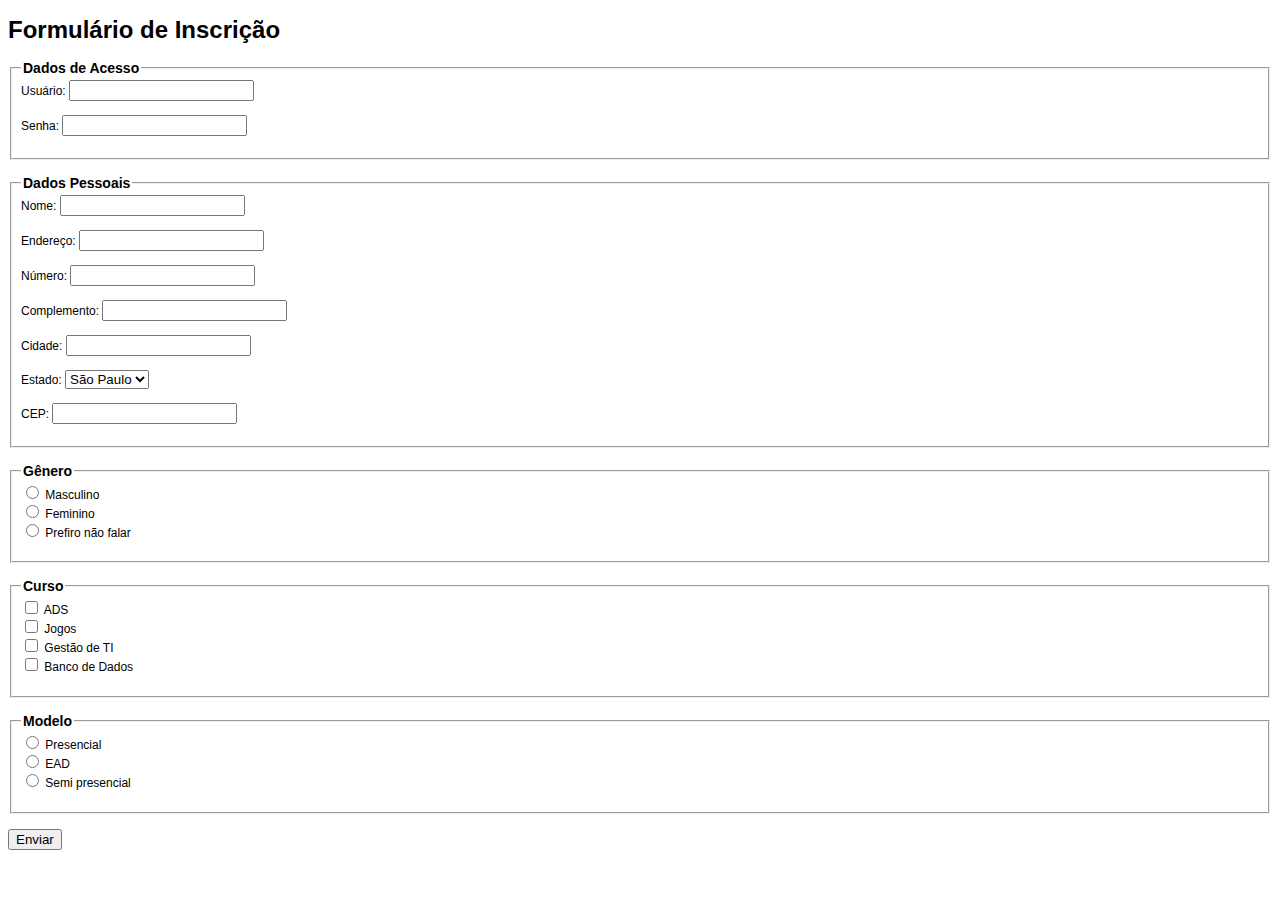
<file: index.html>
<!DOCTYPE html>
<html lang="pt-BR">
<head>
    <meta charset="UTF-8">
    <meta name="viewport" content="width=device-width, initial-scale=1.0">
    <title>Formulário de Inscrição</title>
    <style>
        body {
            font-family: Arial, sans-serif;
            font-size: 12px;
        }
        fieldset {
            margin-bottom: 15px;
        }
        legend {
            font-weight: bold;
            font-size: 14px;
        }
    </style>
</head>
<body>
    <h1>Formulário de Inscrição</h1>
    <form action="https://www.w3schools.com/action_page.php" method="post">
        <fieldset>
            <legend>Dados de Acesso</legend>
            <label for="usuario">Usuário:</label>
            <input type="text" id="usuario" name="usuario" required><br><br>

            <label for="senha">Senha:</label>
            <input type="password" id="senha" name="senha" required><br><br>
        </fieldset>

        <fieldset>
            <legend>Dados Pessoais</legend>
            <label for="nome">Nome:</label>
            <input type="text" id="nome" name="nome" required><br><br>

            <label for="endereco">Endereço:</label>
            <input type="text" id="endereco" name="endereco" required><br><br>

            <label for="numero">Número:</label>
            <input type="text" id="numero" name="numero" required><br><br>

            <label for="complemento">Complemento:</label>
            <input type="text" id="complemento" name="complemento"><br><br>

            <label for="cidade">Cidade:</label>
            <input list="cidades" id="cidade" name="cidade" required>
            <datalist id="cidades">
                <option value="São Paulo">
                <option value="Tietê">
            </datalist><br><br>

            <label for="estado">Estado:</label>
            <select id="estado" name="estado" required>
                <option value="SP">São Paulo</option>
            </select><br><br>

            <label for="cep">CEP:</label>
            <input type="text" id="cep" name="cep" required><br><br>
        </fieldset>
        
        <fieldset>
            <legend>Gênero</legend>
            <input type="radio" id="masculino" name="genero" value="Masculino" required>
            <label for="masculino">Masculino</label><br>
            <input type="radio" id="feminino" name="genero" value="Feminino" required>
            <label for="feminino">Feminino</label><br>
            <input type="radio" id="nao-informar" name="genero" value="Prefiro não falar" required>
            <label for="nao-informar">Prefiro não falar</label><br><br>
        </fieldset>

        <fieldset>
            <legend>Curso</legend>
            <input type="checkbox" id="ads" name="curso" value="ADS">
            <label for="ads">ADS</label><br>

            <input type="checkbox" id="jogos" name="curso" value="Jogos">
            <label for="jogos">Jogos</label><br>

            <input type="checkbox" id="gestao-ti" name="curso" value="Gestão de TI">
            <label for="gestao-ti">Gestão de TI</label><br>

            <input type="checkbox" id="banco-dados" name="curso" value="Banco de Dados">
            <label for="banco-dados">Banco de Dados</label><br><br>
        </fieldset>

        <fieldset>
            <legend>Modelo</legend>
            <input type="radio" id="presencial" name="modelo" value="Presencial" required>
            <label for="presencial">Presencial</label><br>
            
            <input type="radio" id="ead" name="modelo" value="EAD" required>
            <label for="ead">EAD</label><br>
            
            <input type="radio" id="semi-presencial" name="modelo" value="Semi presencial" required>
            <label for="semi-presencial">Semi presencial</label><br><br>
        </fieldset>

        <input type="submit" value="Enviar">
    </form>
</body>
</html>
</file>
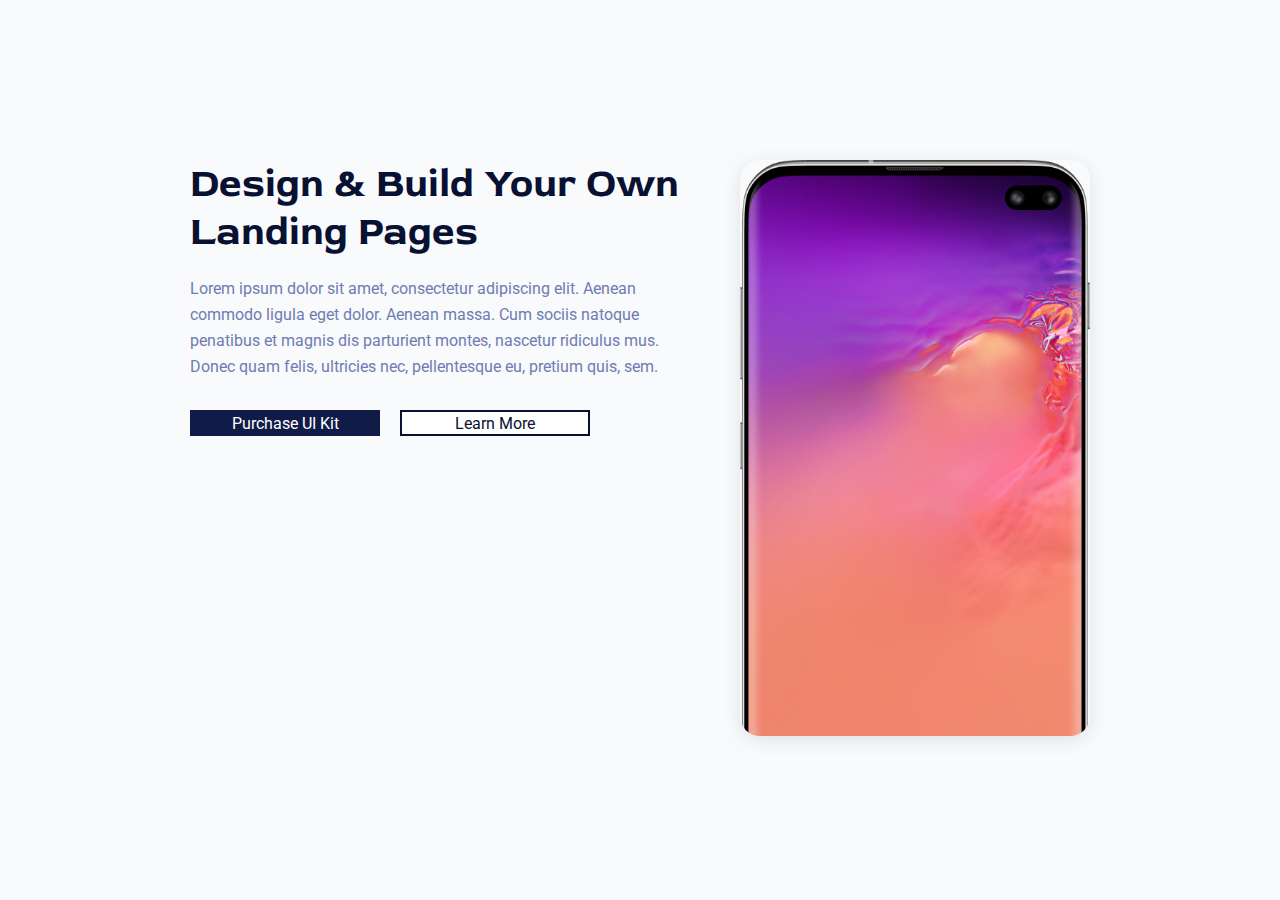
<file: CelularWebDesign/index.html>
<!DOCTYPE html>
<html lang="pt-BR">
<head>
    <meta charset="UTF-8">
    <meta name="viewport" content="width=device-width, initial-scale=1.0">
    <title>Landing Page</title>
    <!-- Link para Google Fonts -->
    <link href="https://fonts.googleapis.com/css2?family=Red+Rose:wght@300;400;700&family=Roboto:wght@400;700&display=swap" rel="stylesheet">
    <link rel="stylesheet" href="styles.css">
</head>
<body>
    <div class="container">
        <div class="text-container">
            <h1>Design & Build Your Own Landing Pages</h1>
            <p>Lorem ipsum dolor sit amet, consectetur adipiscing elit. Aenean commodo ligula eget dolor. Aenean massa. Cum sociis natoque penatibus et magnis dis parturient montes, nascetur ridiculus mus. Donec quam felis, ultricies nec, pellentesque eu, pretium quis, sem.</p>
            <div class="button-group">
                <button class="btn-primary">Purchase UI Kit</button>
                <button class="btn-secondary">Learn More</button>
            </div>
        </div>
        <div class="image-container">
            <img src="Vert.png" alt="Phone Image">
        </div>
    </div>
</body>
</html>
</file>
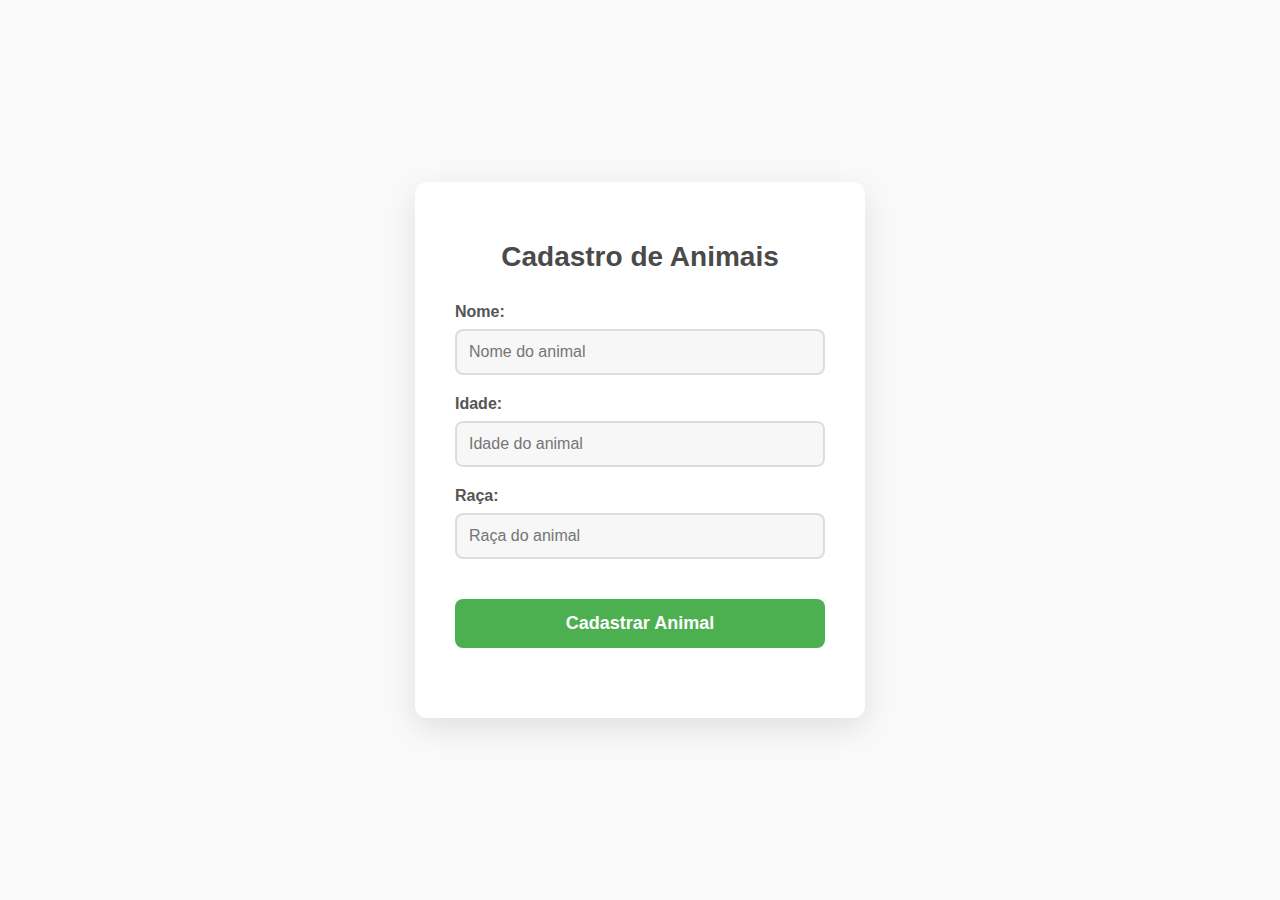
<file: Fetch/index.html>
<!DOCTYPE html>
<html lang="pt-BR">
<head>
    <meta charset="UTF-8">
    <meta name="viewport" content="width=device-width, initial-scale=1.0">
    <title>Cadastro de Animais</title>
    <link rel="stylesheet" href="style.css">
</head>
<body>
    <div class="container">
        <h1>Cadastro de Animais</h1>
        
        <form id="animalForm">
            <div class="form-field">
                <label for="name">Nome:</label>
                <input type="text" id="name" name="name" placeholder="Nome do animal" required>
            </div>

            <div class="form-field">
                <label for="age">Idade:</label>
                <input type="number" id="age" name="age" placeholder="Idade do animal" required min="0">
            </div>

            <div class="form-field">
                <label for="breed">Raça:</label>
                <input type="text" id="breed" name="breed" placeholder="Raça do animal" required>
            </div>

            <button type="submit">Cadastrar Animal</button>
        </form>
        
        <ul id="animalList"></ul>
    </div>

    <script src="AnimalList.js"></script>
</body>
</html>
</file>
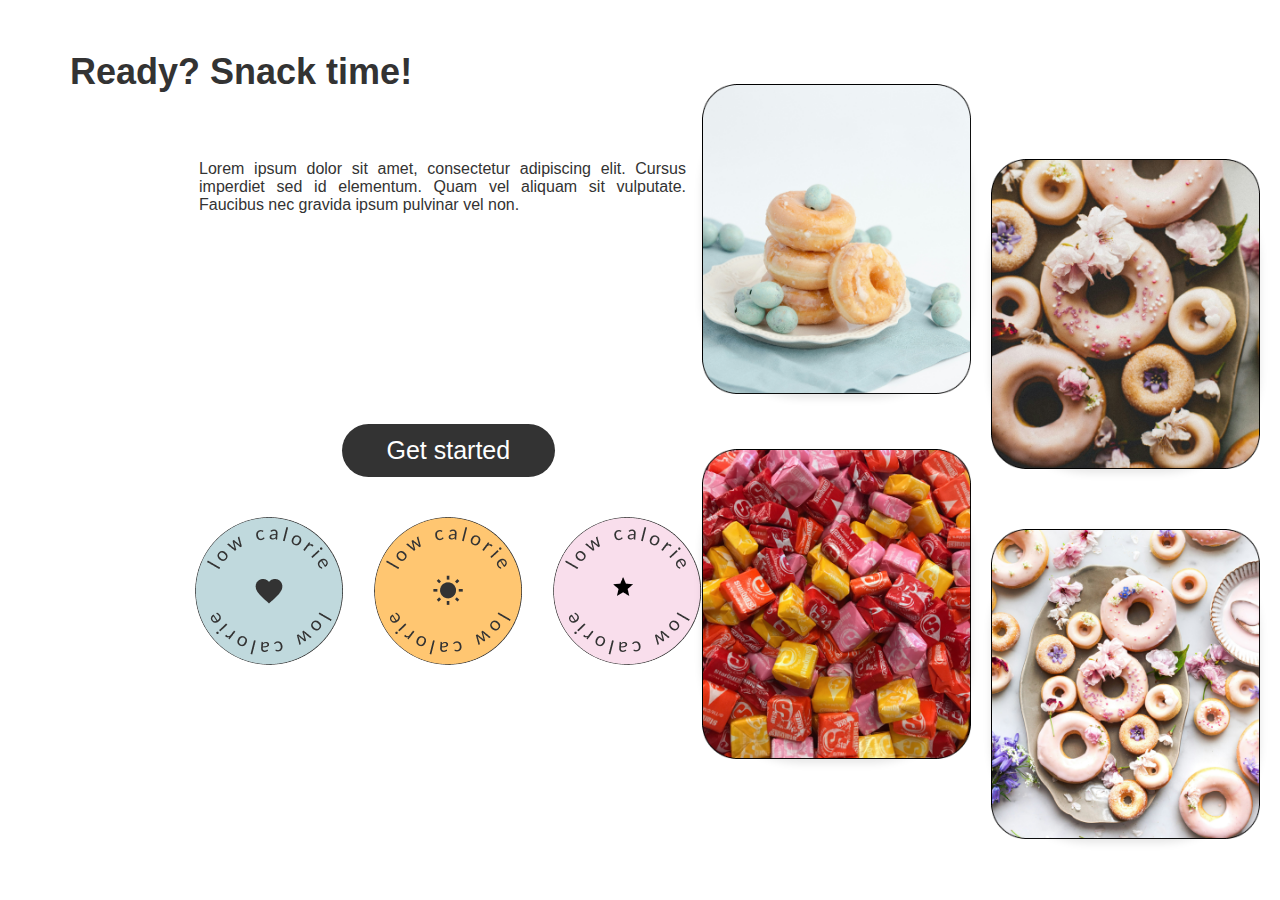
<file: Prova/index.html>
<!DOCTYPE html>
<html lang="pt-BR">
<head>
    <meta charset="UTF-8">
    <meta name="viewport" content="width=device-width, initial-scale=1.0">
    <title>Snack Time</title>
    <link rel="stylesheet" href="style.css">
</head>
<body>
    <div class="container">
        <div class="header">
            <h1>Ready? Snack time!</h1>
            <div class="texto">
            <p class="custom-text">Lorem ipsum dolor sit amet, consectetur adipiscing elit. Cursus imperdiet sed id elementum. Quam vel aliquam sit vulputate. Faucibus nec gravida ipsum pulvinar vel non.</p>
        </div>        

        <div class="main-content">
            <div class="left-section">
                <button class="cta-button">Get started</button>
                <div class="badges-section">
                    <div class="badge">
                        <img src="Esquerda.png" alt="Blue Badge">
                    </div>
                    <div class="badge">
                        <img src="Meio.png" alt="Orange Badge">
                    </div>
                    <div class="badge">
                        <img src="Direita.png" alt="Pink Badge">
                    </div>
                </div>
            </div>
            

            <div class="right-section">
                <div class="image-wrapper">
                    <img src="Azul.png" alt="Donuts com ovos" class="image">
                </div>
                <div class="image-wrapper">
                    <img src="Roscao.png" alt="Donuts com flores" class="image">
                </div>
                <div class="image-wrapper">
                    <img src="Bala.png" alt="Balas coloridas" class="image">
                </div>
                <div class="image-wrapper">
                    <img src="Rosquinha.png" alt="Donuts decorados" class="image">
                </div>
            </div>
        </div>
    </div>
</body>
</html>
</file>
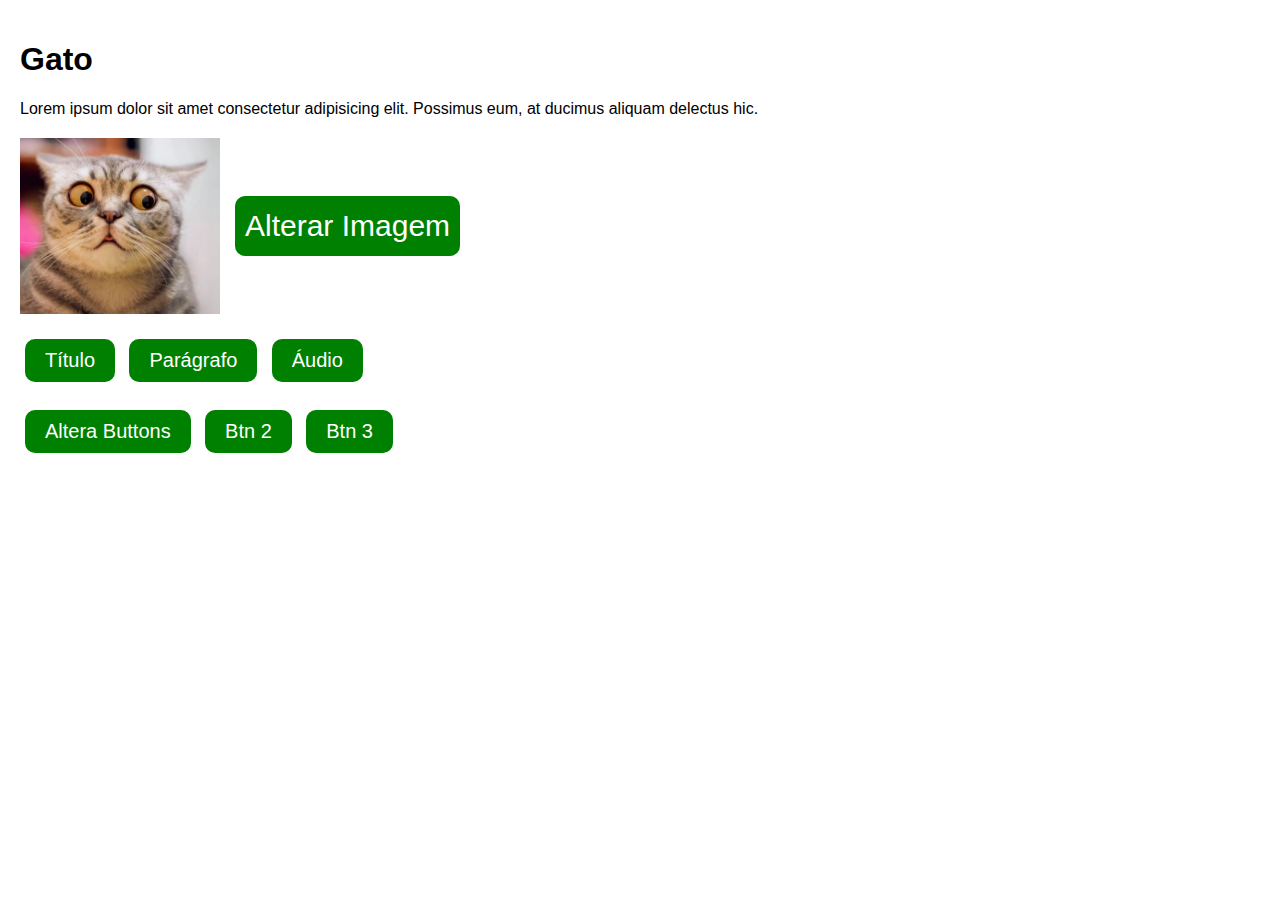
<file: site/index.html>
<!DOCTYPE html>
<html lang="pt-br">
<head>
    <meta charset="UTF-8">
    <meta name="viewport" content="width=device-width, initial-scale=1.0">
    <title>Prática DOM</title>
    <link rel="stylesheet" href="style.css">
</head>
<body>
    <div class="container">
        <h1 id="titulo">Gato</h1>
        <p id="paragrafo">Lorem ipsum dolor sit amet consectetur adipisicing elit. Possimus eum, at ducimus aliquam delectus hic.</p>

        <div class="img-container">
            <img id="imagem" src="cat.png" alt="Gato" width="200">
            <button id="btn-alterar-imagem">Alterar Imagem</button>
        </div>

        <div class="button-group">
            <button id="btn-titulo">Título</button>
            <button id="btn-paragrafo">Parágrafo</button>
            <button id="btn-audio">Áudio</button>
        </div>
        <br>
        <button id="btn-altera-buttons">Altera Buttons</button>
        <button class="toggle-button">Btn 2</button>
        <button class="toggle-button">Btn 3</button>
        
        <audio id="audio" src="Coinmario.wav"></audio>
    </div>

    <script src="site.js"></script>
</body>
</html>
</file>
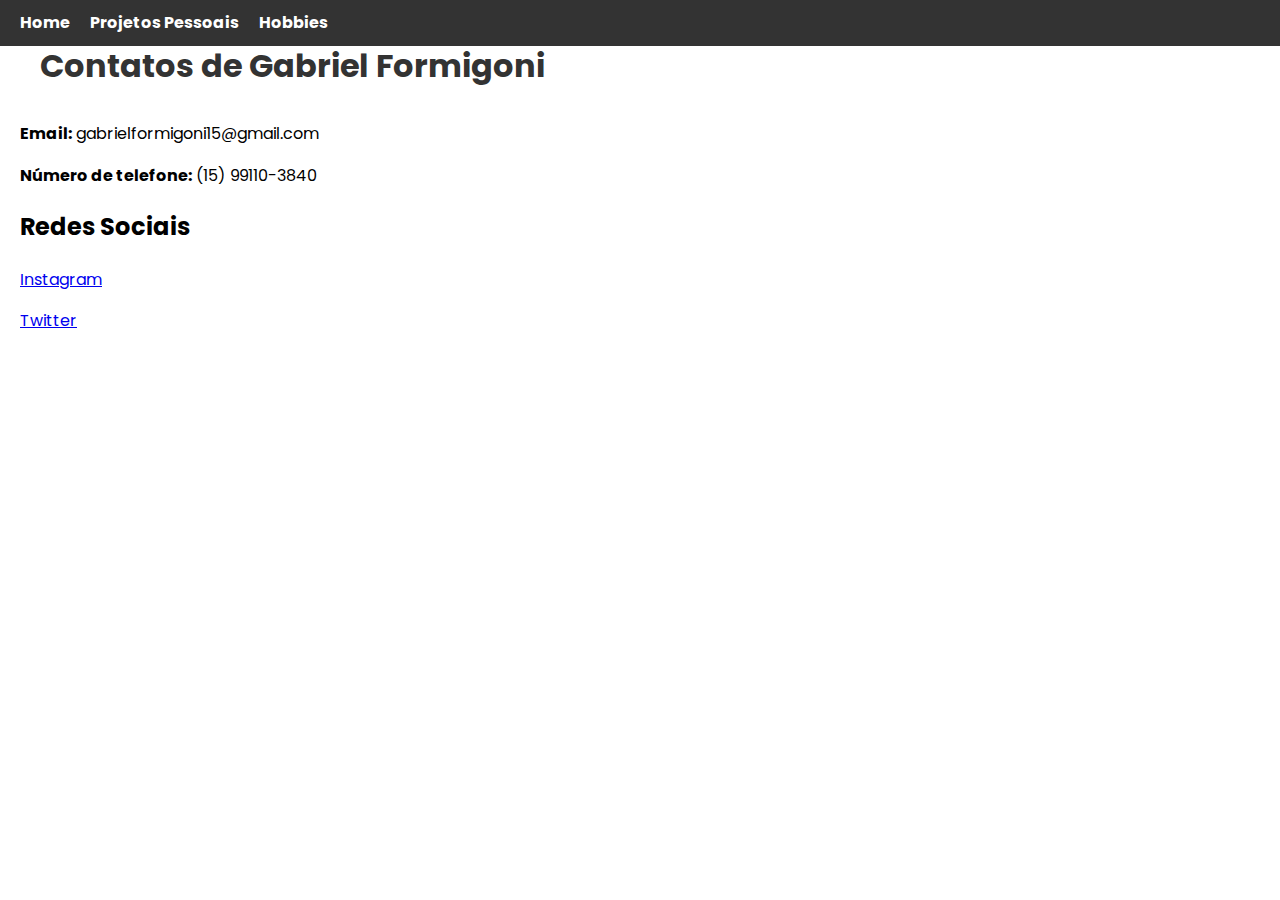
<file: PaginaPessoal/Contato.html>
<!DOCTYPE html>
<html lang="en">
<head>
    <meta charset="UTF-8">
    <meta http-equiv="X-UA-Compatible" content="IE=edge">
    <meta name="viewport" content="width=device-width, initial-scale=1.0">
    <title>Contatos</title>
    <link href="https://fonts.googleapis.com/css2?family=Poppins:wght@400;500&display=swap" rel="stylesheet">
    <style>
        body {
            font-family: 'Poppins', sans-serif;
            margin: 0;
            padding: 0;
            line-height: 1.6;
        }
        h1 {
            color: #333;
            margin: 0;
            padding: 20px 20px 10px 20px; /* Ajuste o padding superior e inferior */
        }
        nav {
            background-color: #333;
            padding: 10px 0;
            width: 100%;
            box-sizing: border-box;
            position: fixed;
            top: 0;
            left: 0;
            z-index: 1000;
        }
        nav ul {
            list-style: none;
            padding: 0;
            margin: 0;
            display: flex;
            justify-content: flex-start;
            margin-left: 20px; /* Alinha a navegação à esquerda */
        }
        nav ul li {
            margin-right: 20px;
        }
        nav ul li a {
            text-decoration: none;
            color: white;
            font-weight: bold;
        }
        nav ul li a:hover {
            color: #ddd;
        }
        .content {
            padding-top: 60px; /* Espaço para a barra de navegação fixa */
            padding: 20px;
            width: 100%; /* Garantir que o conteúdo use toda a largura disponível */
            box-sizing: border-box; /* Inclui padding e bordas no cálculo da largura */
        }
        .contact-info {
            margin-top: 20px;
        }
    </style>
</head>
<body>
    <nav>
        <ul>
            <li><a href="home.html">Home</a></li>
            <li><a href="Projetos.html">Projetos Pessoais</a></li>
            <li><a href="Hobbies.html">Hobbies</a></li>
        </ul>
    </nav>
    <div class="content">
        <header>
            <h1>Contatos de Gabriel Formigoni</h1>
        </header>
        
        <div class="contact-info">
            <p><b>Email:</b> gabrielformigoni15@gmail.com</p>
            <p><b>Número de telefone:</b> (15) 99110-3840</p>
            <h2>Redes Sociais</h2>
            <p><a href="https://www.instagram.com/gabrielformigoni_/" target="_blank">Instagram</a></p>
            <p><a href="https://x.com/insan1tycs_/" target="_blank">Twitter</a></p>
        </div>
    </div>
</body>
</html>
</file>
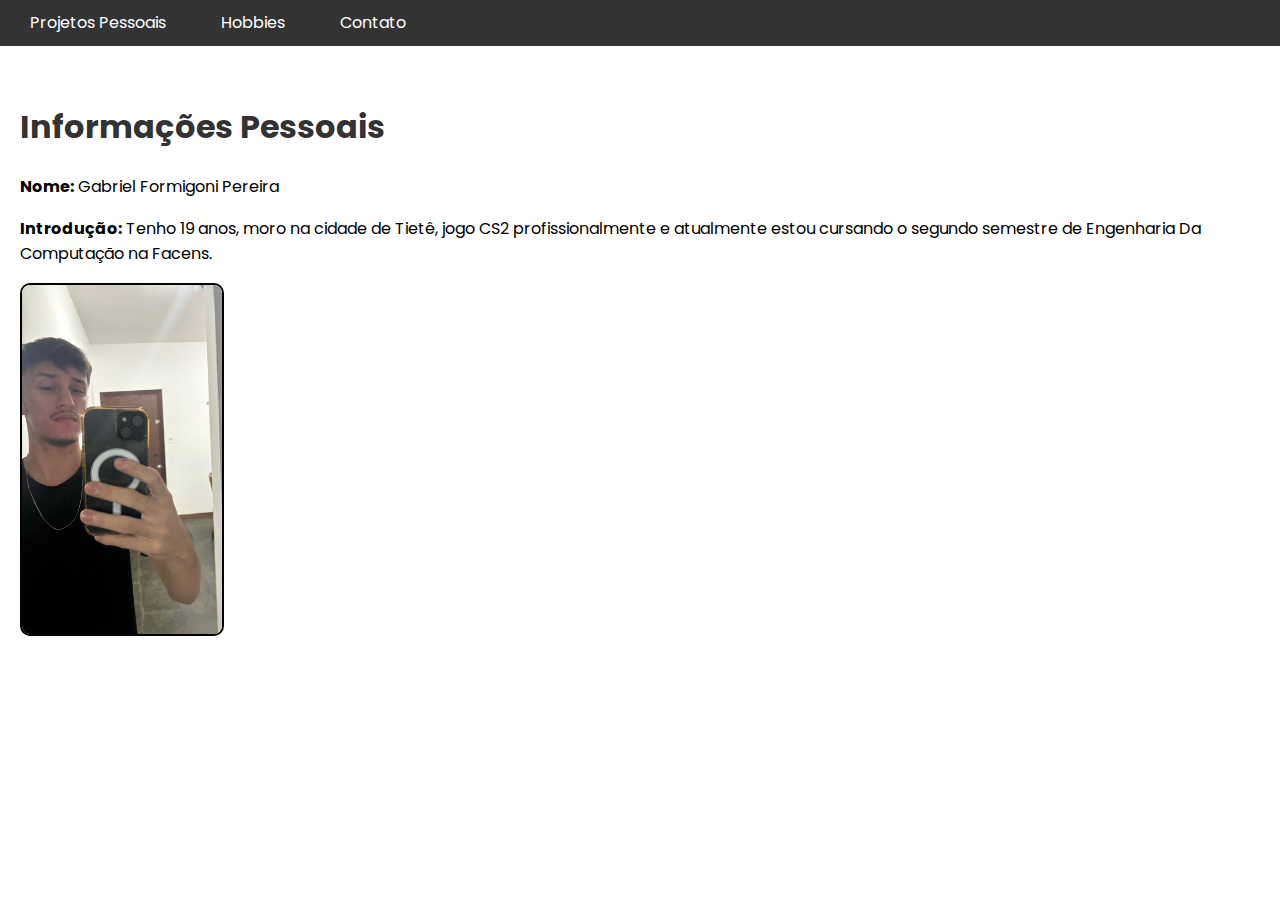
<file: PaginaPessoal/home.html>
<!DOCTYPE html>
<html lang="en">
<head>
    <link rel="stylesheet" href="style.css">
    <meta charset="UTF-8">
    <meta http-equiv="X-UA-Compatible" content="IE=edge">
    <meta name="viewport" content="width=device-width, initial-scale=1.0">
    <title>Perfil de Gabriel Formigoni Pereira</title>
    <link href="https://fonts.googleapis.com/css2?family=Poppins:wght@400;500&display=swap" rel="stylesheet">
    <style>
        body {
            font-family: 'Poppins', sans-serif;
            line-height: 1.6;
            margin: 20px;
        }
        img {
            max-width: 100%;
            height: auto;
        }
        header {
            margin-bottom: 20px;
        }
        nav a {
            margin-right: 15px;
        }
    </style>
</head>
<body>
    <header>
        <h1>Informações Pessoais</h1>
    </header>
    
    <main>
        <p><b>Nome:</b> Gabriel Formigoni Pereira</p>
        <p><b>Introdução:</b> Tenho 19 anos, moro na cidade de Tietê, jogo CS2 profissionalmente e atualmente estou cursando o segundo semestre de Engenharia Da Computação na Facens.</p>
        <img src="fotominha.jpg" alt="Foto" width="200">
    </main>

    <nav>
        <ul>
            <li><a href="Projetos.html">Projetos Pessoais</a></li>
            <li><a href="Hobbies.html">Hobbies</a></li>
            <li><a href="Contato.html">Contato</a></li>
        </ul>
    </nav>    
</body>
</html>
</file>
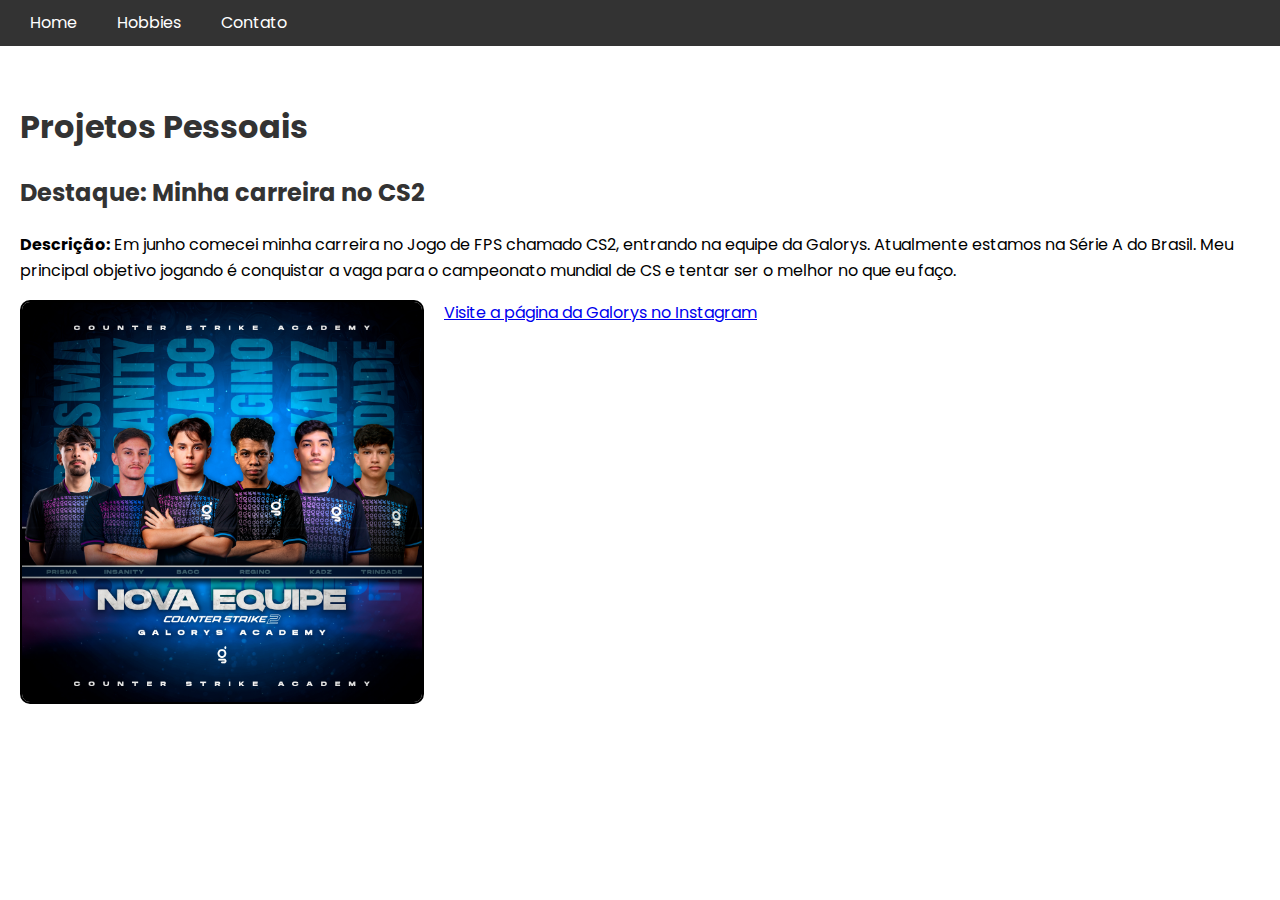
<file: PaginaPessoal/Projetos.html>
<!DOCTYPE html>
<html lang="en">
<head>
    <meta charset="UTF-8">
    <meta http-equiv="X-UA-Compatible" content="IE=edge">
    <meta name="viewport" content="width=device-width, initial-scale=1.0">
    <title>Projetos Pessoais - Gabriel Formigoni</title>
    <link href="https://fonts.googleapis.com/css2?family=Poppins:wght@400;500&display=swap" rel="stylesheet">
    <link rel="stylesheet" href="style.css">
    <style>
        body {
            font-family: 'Poppins', sans-serif;
            line-height: 1.6;
            margin: 20px;
        }
        .custom-image {
            width: 400px; /* Tamanho da imagem específico para esta página */
            height: auto; /* Mantém a proporção da imagem */
        }
    </style>
</head>
<body>
    <h1>Projetos Pessoais</h1>

    <div class="project-highlight">
        <h2>Destaque: Minha carreira no CS2</h2>
        <div class="project-description">
            <p><b>Descrição:</b> Em junho comecei minha carreira no Jogo de FPS chamado CS2, entrando na equipe da Galorys. Atualmente estamos na Série A do Brasil. Meu principal objetivo jogando é conquistar a vaga para o campeonato mundial de CS e tentar ser o melhor no que eu faço.</p>
            <img src="galorys.jpg" alt="Imagem do anúncio da equipe" class="custom-image">
            <p><a href="https://www.instagram.com/galorys/" target="_blank">Visite a página da Galorys no Instagram</a></p>
        </div>
    </div>

    <nav>
        <ul>
            <li><a href="home.html">Home</a></li>
            <li><a href="Hobbies.html">Hobbies</a></li>
            <li><a href="Contato.html">Contato</a></li>
        </ul>
    </nav>    
</body>
</html>
</file>
<file: CelularWebDesign/styles.css>
* {
    margin: 0;
    padding: 0;
    box-sizing: border-box;
}

body {
    font-family: 'Arial', sans-serif;
    background-color: #f9fafc;
    margin: 0;
    padding: 0;
    height: 100vh;
    display: flex;
    justify-content: center;
    align-items: center;
}

.container {
    display: flex;
    align-items: flex-start;
    justify-content: center;
    max-width: 1000px;
    padding: 50px;
}

.text-container {
    max-width: 500px;
    margin-right: 50px;
}

.text-container h1 {
    font-family: 'Red Rose', cursive; /* Fonte Red Rose aplicada ao título */
    font-size: 2.5rem;
    font-weight: bold;
    color: #091133;
    margin-bottom: 20px;
    line-height: 1.2;
}

.text-container p {
    font-family: 'Roboto', sans-serif; /* Fonte Roboto aplicada ao texto do parágrafo */
    font-size: 1rem;
    color: #6F7CB2;
    line-height: 1.8;
    margin-bottom: 30px;
    font-size: 16px;
    line-height: 26px;
}

.button-group {
    display: flex;
    gap: 20px;
}

.btn-primary, .btn-secondary {
    font-family: 'Roboto', sans-serif; /* Fonte Roboto aplicada aos botões */
    font-size: 1rem;
    cursor: pointer;
    width: 190px; /* Largura dos botões */
    height: 26px; /* Altura dos botões */
    top: 5px; /* Distância do topo */
    gap: 0px; /* Espaçamento entre os botões (se aplicável) */
    opacity: 100; /* Opacidade dos botões */
    padding: 0; /* Remover padding se necessário */
    transition: all 0.3s ease;
}

.btn-primary {
    background-color: #111B47;
    color: white;
    border: none;
}

.btn-primary:hover {
    background-color: #111B47;
}

.btn-secondary {
    background-color: white;
    color: #091133;
    border: 2px solid #091133;
}

.btn-secondary:hover {
    border-color: #091133;
}

.image-container {
    width: 400px;
}

.image-container img {
    width: 100%;
    height: auto;
    border-radius: 20px;
    box-shadow: 0 4px 20px rgba(0, 0, 0, 0.1);
}
</file>
<file: Fetch/style.css>
/* Estilo geral da página */
body {
    font-family: 'Segoe UI', Tahoma, Geneva, Verdana, sans-serif;
    background-color: #f9f9f9;
    display: flex;
    justify-content: center;
    align-items: center;
    min-height: 100vh;
    margin: 0;
    color: #333;
}

/* Container principal */
.container {
    background-color: #ffffff;
    padding: 40px;
    border-radius: 12px;
    box-shadow: 0 10px 30px rgba(0, 0, 0, 0.1);
    max-width: 450px;
    width: 100%;
    text-align: center;
    box-sizing: border-box;
}

/* Título */
h1 {
    color: #4a4a4a;
    font-size: 28px;
    font-weight: 600;
    margin-bottom: 30px;
}

/* Estilo do formulário e campos */
.form-field {
    margin-bottom: 20px;
    text-align: left;
}

form label {
    display: block;
    font-weight: 600;
    font-size: 16px;
    color: #555;
    margin-bottom: 8px;
}

form input {
    width: 100%;
    padding: 12px;
    font-size: 16px;
    border: 2px solid #ddd;
    border-radius: 8px;
    background-color: #f7f7f7;
    box-sizing: border-box;
    transition: border-color 0.3s ease, box-shadow 0.3s ease;
}

form input:focus {
    outline: none;
    border-color: #4CAF50;
    box-shadow: 0 0 8px rgba(76, 175, 80, 0.2);
}

/* Botão de envio */
button {
    background-color: #4CAF50;
    color: white;
    border: none;
    padding: 14px 30px;
    font-size: 18px;
    font-weight: bold;
    border-radius: 8px;
    cursor: pointer;
    width: 100%;
    transition: background-color 0.3s ease;
    margin-top: 20px;
}

button:hover {
    background-color: #45a049;
}

/* Lista de animais */
#animalList {
    list-style-type: none;
    padding: 0;
    margin-top: 30px;
}

#animalList li {
    padding: 12px;
    border: 1px solid #ddd;
    margin: 10px 0;
    border-radius: 8px;
    background-color: #f8f8f8;
    font-size: 18px;
    color: #333;
    transition: background-color 0.3s ease;
}

#animalList li:hover {
    background-color: #f1f1f1;
}
</file>
<file: Prova/style.css>
* {
    margin: 0;
    padding: 0;
    box-sizing: border-box;
}

body {
    font-family: Arial, sans-serif;
    background-color: #fff;
    display: flex;
    justify-content: center;
    align-items: center;
    min-height: 100vh;
}

.container {
    max-width: 1400px;
    width: 100%;
    padding: 20px;
}

.header {
    text-align:unset;
    margin-bottom: 10px;
    padding-left: 50px;
}

h1 {
    font-size: 36px;
    color: #333;
    margin-bottom: 15px;
    font-style: normal;
}

p {
    font-size: 16px;
    color: #666;
    max-width: 500px;
    margin: 0 200px 10px auto;
    text-align: justify;
    display: flex;  
}

.main-content {
    display: flex;
    justify-content: space-between;
    margin-top: 20px;
}

.left-section {
    display: flex;
    flex-direction: column;
    justify-content: center;
    align-items: center;
    margin-left: 125px;
}

button {
    padding: 12px 45px;
    font-size: 25px;
    background-color: #333;
    color: white;
    border: none;
    border-radius: 30px;
    cursor: pointer;
    margin-top: 0px;
}

.badges-section {
    display: flex;
    gap: 30px;
    margin-top: 40px;
}

.badge img {
    width: 148.9px;
    height: 148px;
    border-radius: 50%;
    object-fit: cover;
    top: 454px;
    left: 120px;
}

.right-section {
    display: grid;
    grid-template-columns: repeat(2, 1fr);
    gap: 20px;
    align-items: start;
}

.image-wrapper:first-child {
    margin-top: -150px;
}

.image-wrapper:nth-child(2) {
    margin-top: -75px;
}

.image-wrapper:nth-child(3) {
    margin-top: -40px;
}

.image-wrapper:nth-child(4) {
    margin-top: 40px;
}

.image-wrapper {
    display: flex;
    justify-content: center;
    align-items: center;
    border-radius: 100px;
    box-shadow: 0 4px 8px rgba(0, 0, 0, 0.1);
    border: 0px solid #333;
}

.image {
    width: 100%;
    height: auto;
    border-radius: 10px;
}

.custom-text {
    font-size: 16px;
    color: #333333;
    text-align: justify;
    max-width: 487px; 
    margin-left: 4px;
    margin-top: 67px; 
}

.cta-button {
    padding: 12px 45px;
    font-size: 25px;
    background-color: #333;
    color: white;
    border: none;
    border-radius: 30px;
    cursor: pointer;
    margin-top: 20px;
}

.texto {
    margin-left: 125px;
    margin-top: 0px;
}
</file>
<file: site/style.css>
body {
    font-family: Arial, sans-serif;
    display: flex;
    justify-content: flex-start;
    align-items: flex-start;
    height: 100vh;
    margin: 0;
}

.container {
    width: 100%;
    margin: 0;
    padding: 20px;
    border-radius: 8px;
}

.img-container {
    display: flex;
    justify-content: flex-start;
    align-items: center;
    gap: 10px;
    margin: 20px 0;
}

#btn-alterar-imagem {
    height: 60px;
    font-size: 30px;
    padding: 10px;
    background-color: green;
    color: rgb(255, 255, 255);
    border: none;
    border-radius: 10px;
    cursor: pointer;
}

#btn-alterar-imagem:hover {
    background-color: darkgreen;
}

.button-group {
    margin-top: 20px;
}

button {
    font-size: 20px;
    padding: 10px 20px;
    margin: 5px;
    background-color: green;
    color: white;
    border: none;
    cursor: pointer;
    border-radius: 10px;
}

button:hover {
    background-color: darkgreen;
}

.toggle-button.active {
    background-color: rgb(255, 0, 0);
}
</file>
<file: PaginaPessoal/style.css>
/* Estilo global */
body {
    font-family: Arial, sans-serif;
    margin: 20px;
    line-height: 1.6;
}

/* Menu de navegação */
nav {
    background-color: #333;
    padding: 10px;
    position: fixed;
    top: 0;
    left: 0;
    width: 100%;
    z-index: 1000; /* Garante que o menu fique acima do conteúdo */
}

nav ul {
    list-style-type: none;
    margin: 0;
    padding: 0;
    display: flex;
    justify-content: flex-start; /* Alinha o menu à esquerda */
}

nav ul li {
    display: inline;
}

nav ul li a {
    color: white;
    text-decoration: none;
    padding: 14px 20px;
}

nav ul li a:hover {
    background-color: #575757;
    border-radius: 4px;
}

/* Espaço para evitar sobreposição do conteúdo com o menu fixo */
body {
    padding-top: 60px; /* Adiciona espaço para o menu fixo */
}

/* Títulos */
h1, h2 {
    color: #333;
}

/* Imagem */
img {
    max-width: 200px; /* Define um tamanho máximo para a imagem */
    height: auto;
    border-radius: 10px; /* Bordas levemente arredondadas */
    border: 2px solid black; /* Adiciona uma borda preta fina */
    float: left; /* Alinha a imagem à esquerda */
    margin-right: 20px; /* Adiciona espaço entre a imagem e o texto */
    margin-bottom: 20px;
}

.custom-image {
    max-width: 500px; /* Define um tamanho máximo para a imagem */
    height: auto;
    border-radius: 10px; /* Bordas levemente arredondadas */
    border: 2px solid black; /* Adiciona uma borda preta fina */
    float: left; /* Alinha a imagem à esquerda */
    margin-right: 20px; /* Adiciona espaço entre a imagem e o texto */
    margin-bottom: 20px;
}
</file>
